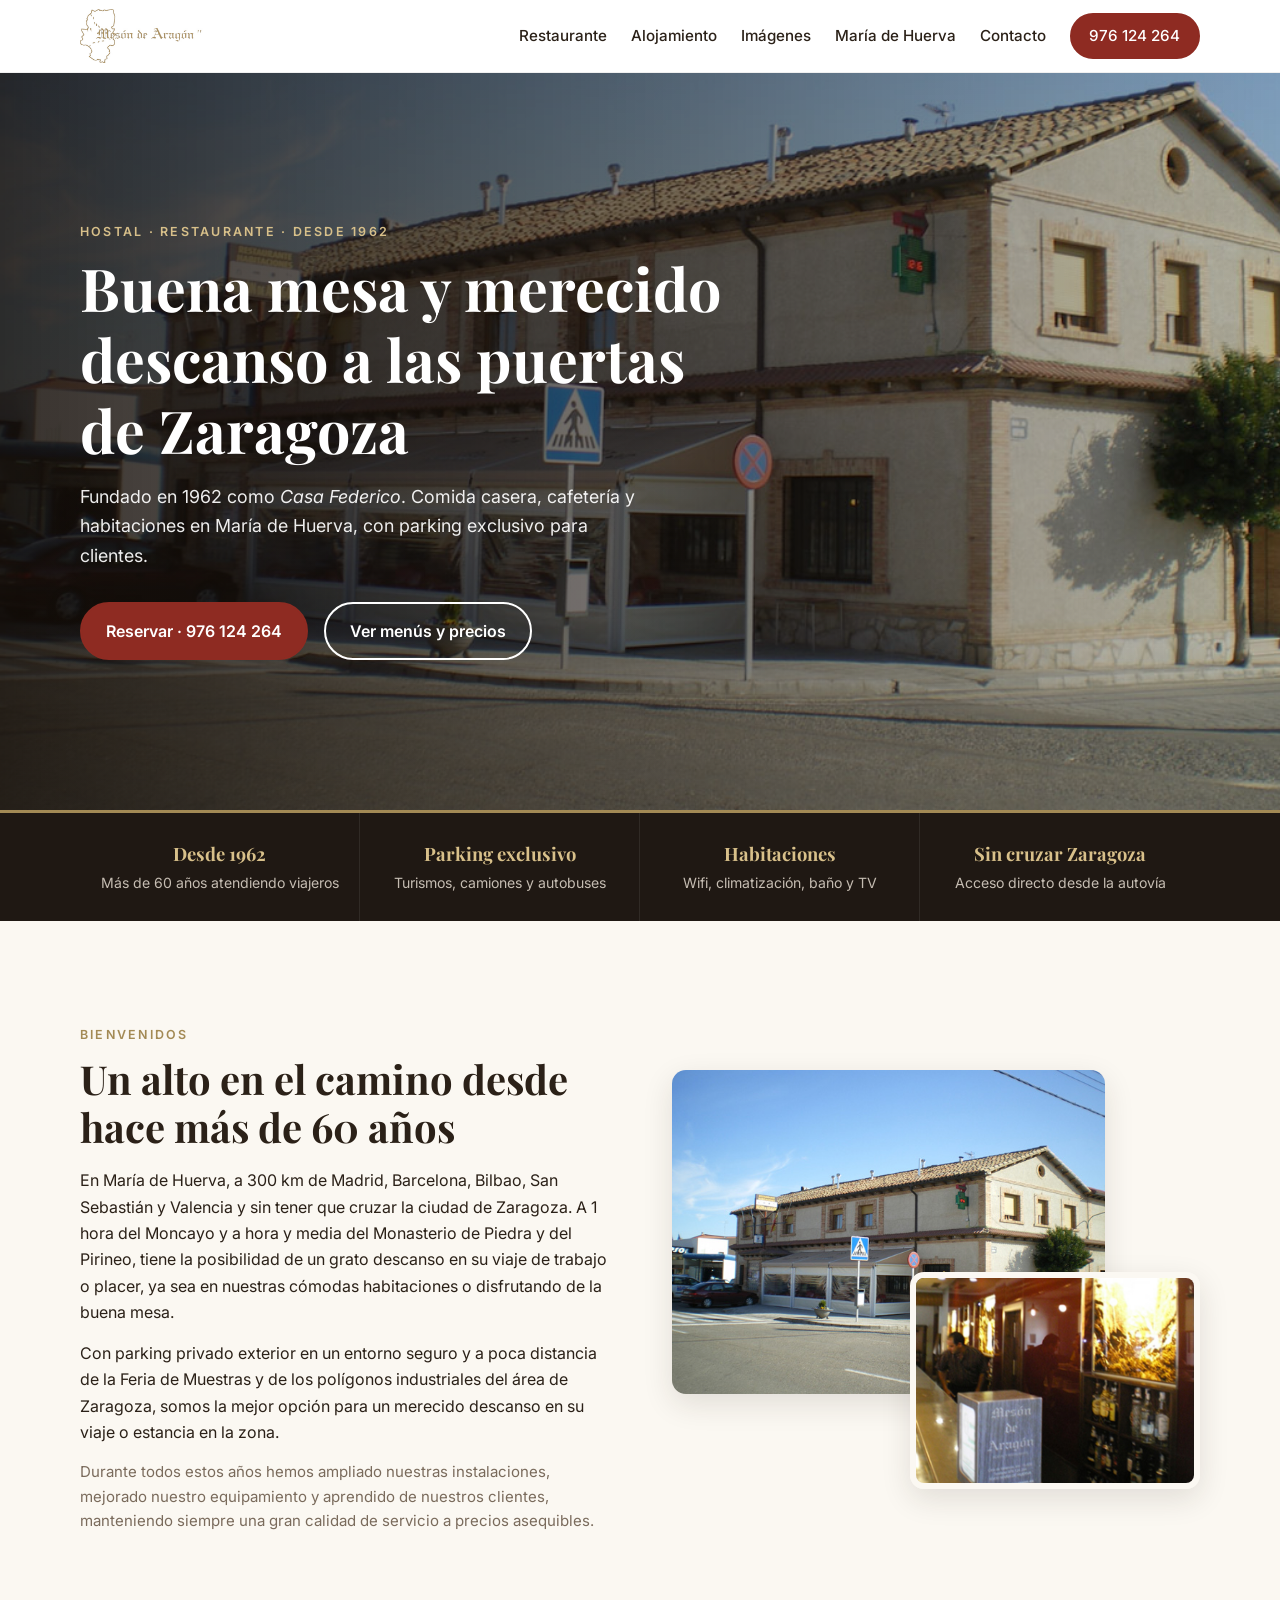
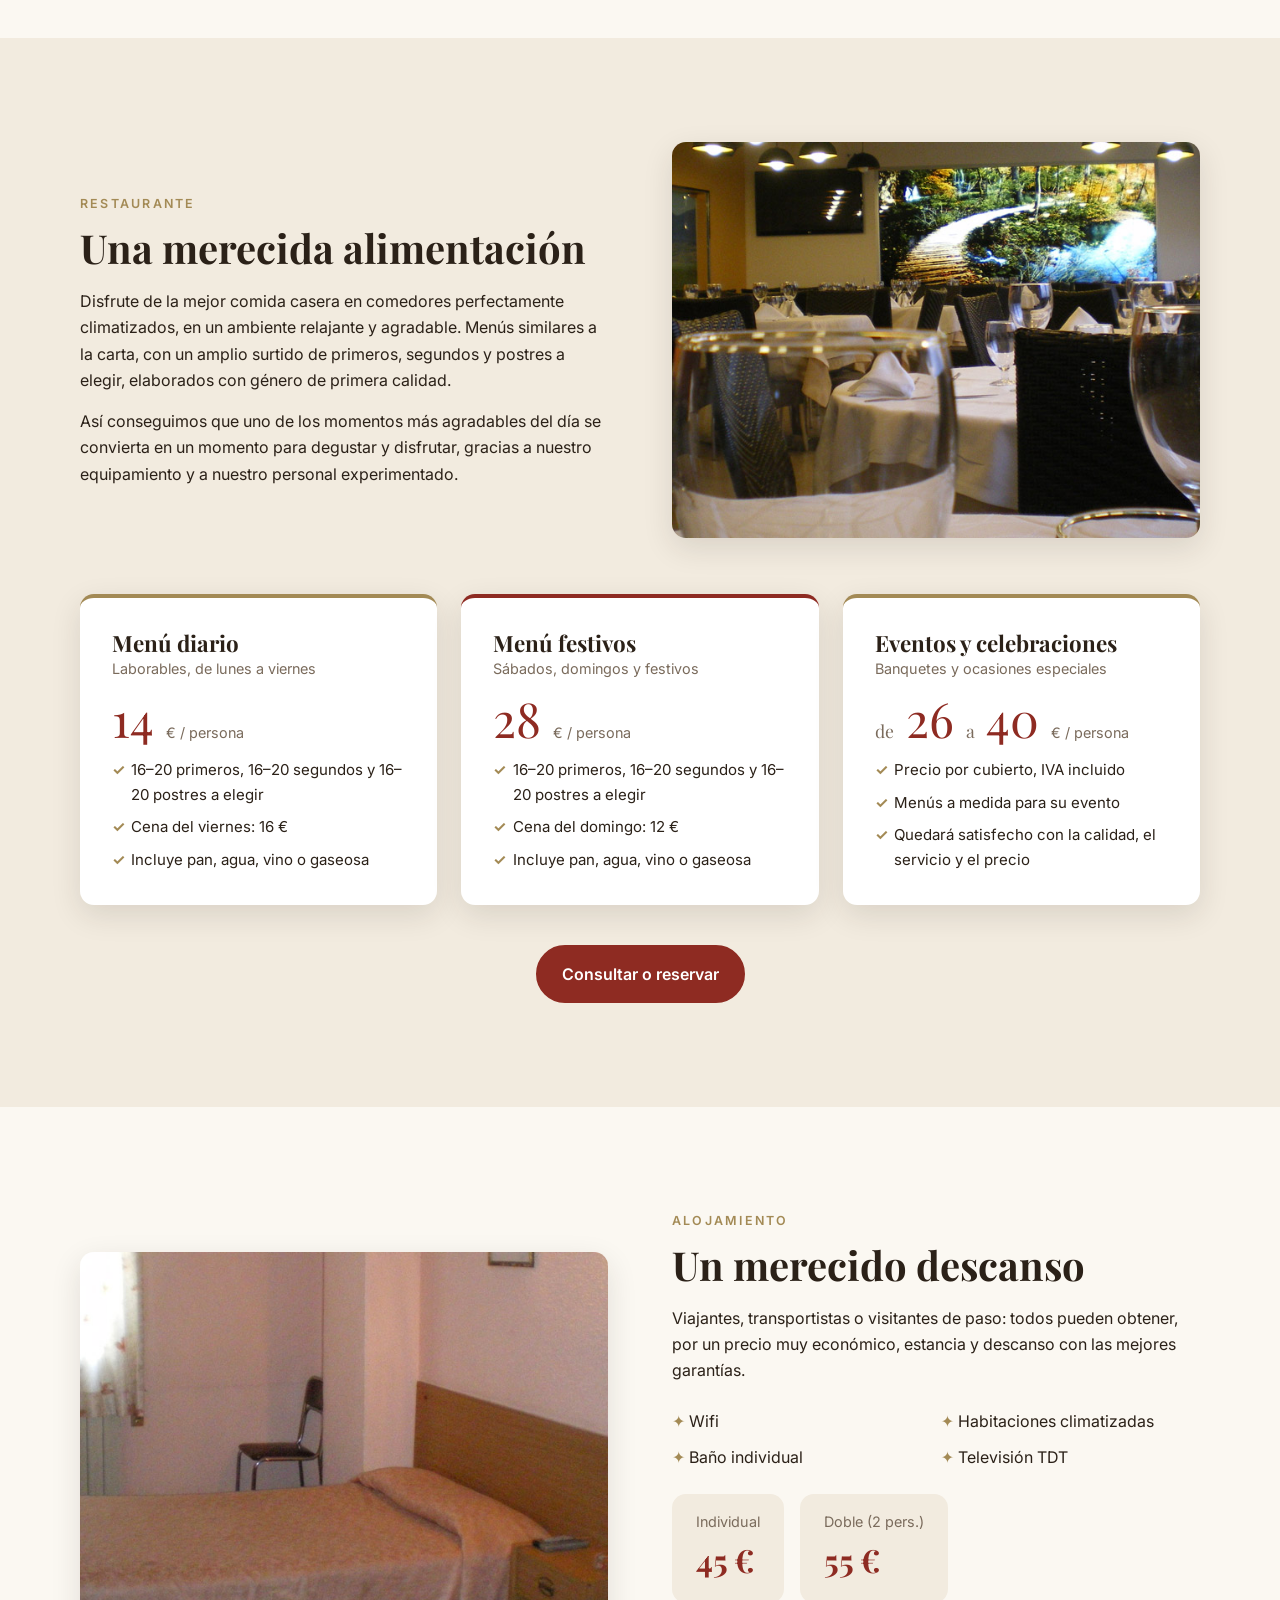
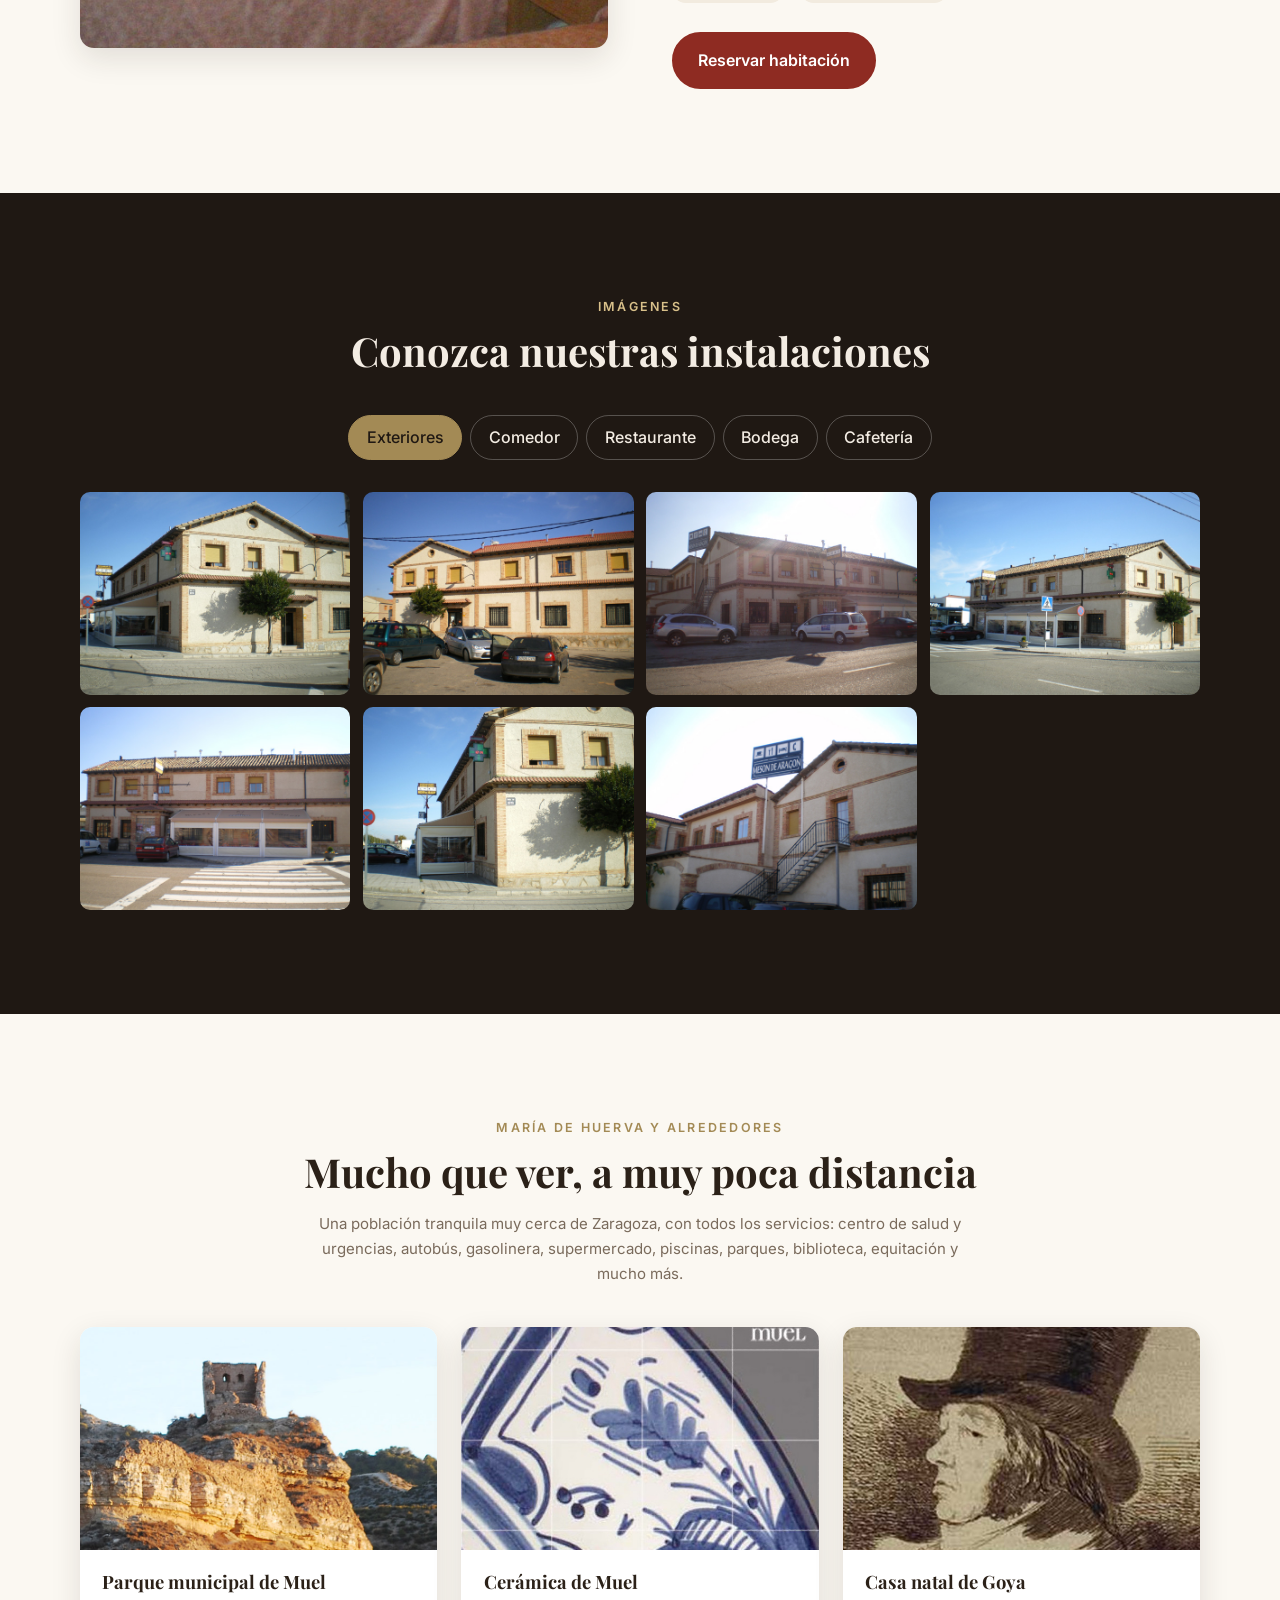
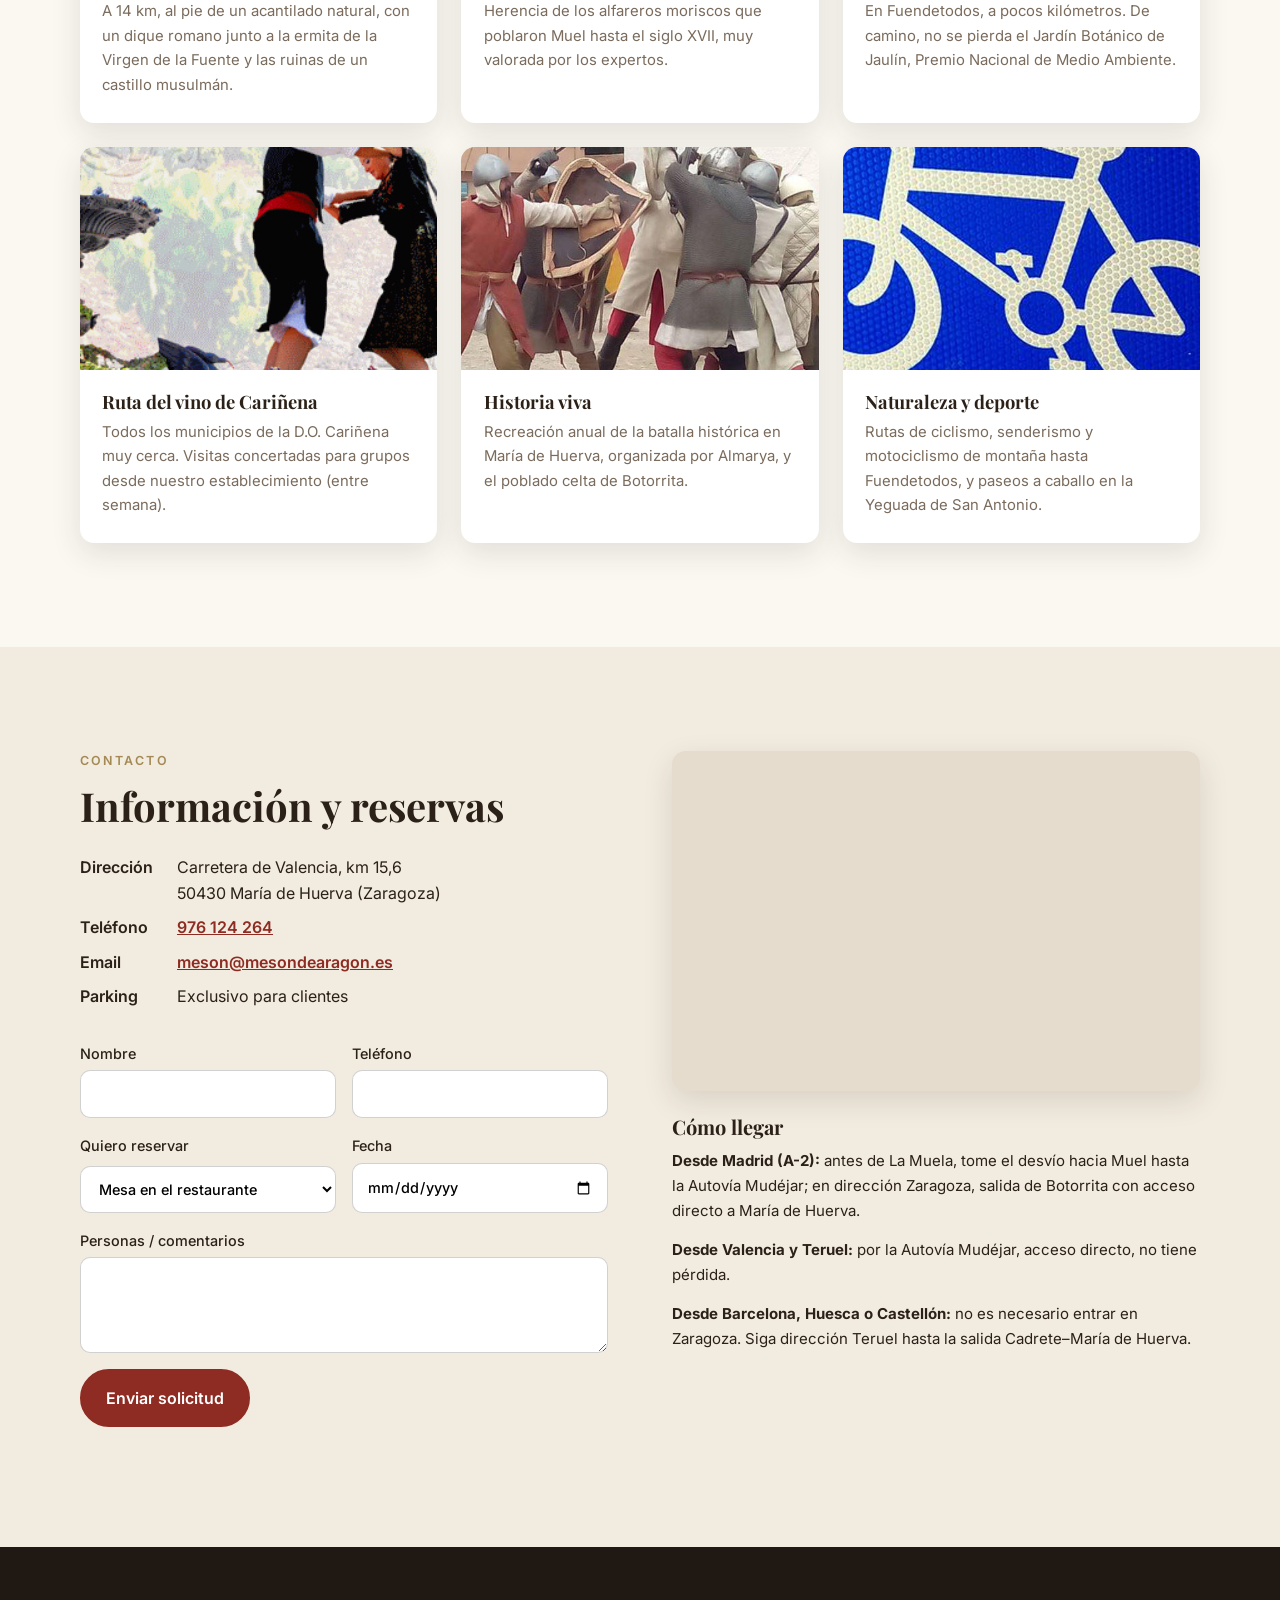
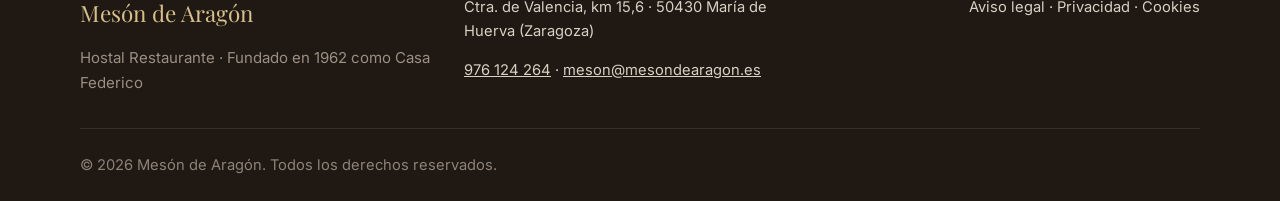
<file: index.html>
<!doctype html>
<html lang="es">
<head>
  <meta charset="utf-8">
  <meta name="viewport" content="width=device-width, initial-scale=1">
  <title>Mesón de Aragón · Hostal Restaurante en María de Huerva</title>
  <meta name="description" content="Hostal Restaurante Mesón de Aragón, fundado en 1962 como Casa Federico. Comida casera, menú diario, celebraciones y habitaciones en María de Huerva (Zaragoza). Parking exclusivo para clientes. Tel. 976 124 264.">
  <meta name="theme-color" content="#1f1813">
  <!-- Vista previa al compartir el enlace (WhatsApp, Facebook...) -->
  <meta property="og:type" content="website">
  <meta property="og:locale" content="es_ES">
  <meta property="og:title" content="Mesón de Aragón · Hostal Restaurante en María de Huerva">
  <meta property="og:description" content="Comida casera, menú diario, celebraciones y habitaciones desde 1962. Parking exclusivo para clientes. Tel. 976 124 264.">
  <meta property="og:image" content="https://tomytpo.github.io/meson-de-aragon/img/slide-01.jpg">
  <meta property="og:url" content="https://tomytpo.github.io/meson-de-aragon/">
  <meta name="twitter:card" content="summary_large_image">
  <link rel="icon" href="img/logo.jpg">
  <link rel="apple-touch-icon" href="img/logo.jpg">
  <link rel="preconnect" href="https://fonts.googleapis.com">
  <link rel="preconnect" href="https://fonts.gstatic.com" crossorigin>
  <link href="https://fonts.googleapis.com/css2?family=Playfair+Display:wght@500;700&family=Inter:wght@400;500;600&display=swap" rel="stylesheet">
  <link rel="stylesheet" href="css/styles.css">
  <script type="application/ld+json">
  {
    "@context": "https://schema.org",
    "@type": ["Restaurant", "LodgingBusiness"],
    "name": "Mesón de Aragón",
    "alternateName": "Casa Federico",
    "foundingDate": "1962",
    "servesCuisine": "Comida casera",
    "telephone": "+34 976 124 264",
    "email": "meson@mesondearagon.es",
    "priceRange": "€",
    "address": {
      "@type": "PostalAddress",
      "streetAddress": "Carretera de Valencia, km 15,6",
      "addressLocality": "María de Huerva",
      "postalCode": "50430",
      "addressRegion": "Zaragoza",
      "addressCountry": "ES"
    },
    "url": "https://www.mesondearagon.es/"
  }
  </script>
</head>
<body>

<header class="site-header" id="top">
  <div class="container nav">
    <a href="#top" class="brand"><img src="img/logo.jpg" alt="Mesón de Aragón" width="158" height="60"></a>
    <button class="nav-toggle" aria-label="Abrir menú" aria-expanded="false">
      <span></span><span></span><span></span>
    </button>
    <nav class="nav-links">
      <a href="#restaurante">Restaurante</a>
      <a href="#alojamiento">Alojamiento</a>
      <a href="#imagenes">Imágenes</a>
      <a href="#maria-de-huerva">María de Huerva</a>
      <a href="#contacto">Contacto</a>
      <a href="tel:+34976124264" class="btn btn-small">976 124 264</a>
    </nav>
  </div>
</header>

<main>
  <!-- HERO -->
  <section class="hero">
    <div class="hero-slides" aria-hidden="true">
      <div class="hero-slide active" style="background-image:url('img/slide-01.jpg')"></div>
      <div class="hero-slide" style="background-image:url('img/slide-02.jpg')"></div>
      <div class="hero-slide" style="background-image:url('img/slide-03.jpg')"></div>
    </div>
    <div class="hero-overlay"></div>
    <div class="container hero-content">
      <p class="eyebrow">Hostal · Restaurante · Desde 1962</p>
      <h1>Buena mesa y merecido descanso a las puertas de Zaragoza</h1>
      <p class="lead">Fundado en 1962 como <em>Casa Federico</em>. Comida casera, cafetería y habitaciones en María de Huerva, con parking exclusivo para clientes.</p>
      <div class="hero-actions">
        <a href="tel:+34976124264" class="btn">Reservar · 976 124 264</a>
        <a href="#restaurante" class="btn btn-ghost">Ver menús y precios</a>
      </div>
    </div>
  </section>

  <!-- HIGHLIGHTS -->
  <section class="highlights">
    <div class="container highlights-grid">
      <div><strong>Desde 1962</strong><span>Más de 60 años atendiendo viajeros</span></div>
      <div><strong>Parking exclusivo</strong><span>Turismos, camiones y autobuses</span></div>
      <div><strong>Habitaciones</strong><span>Wifi, climatización, baño y TV</span></div>
      <div><strong>Sin cruzar Zaragoza</strong><span>Acceso directo desde la autovía</span></div>
    </div>
  </section>

  <!-- BIENVENIDOS -->
  <section class="section" id="bienvenidos">
    <div class="container split">
      <div>
        <p class="eyebrow">Bienvenidos</p>
        <h2>Un alto en el camino desde hace más de 60 años</h2>
        <p>En María de Huerva, a 300 km de Madrid, Barcelona, Bilbao, San Sebastián y Valencia y sin tener que cruzar la ciudad de Zaragoza. A 1 hora del Moncayo y a hora y media del Monasterio de Piedra y del Pirineo, tiene la posibilidad de un grato descanso en su viaje de trabajo o placer, ya sea en nuestras cómodas habitaciones o disfrutando de la buena mesa.</p>
        <p>Con parking privado exterior en un entorno seguro y a poca distancia de la Feria de Muestras y de los polígonos industriales del área de Zaragoza, somos la mejor opción para un merecido descanso en su viaje o estancia en la zona.</p>
        <p class="muted">Durante todos estos años hemos ampliado nuestras instalaciones, mejorado nuestro equipamiento y aprendido de nuestros clientes, manteniendo siempre una gran calidad de servicio a precios asequibles.</p>
      </div>
      <div class="photo-stack">
        <img src="img/exterior-04.jpg" alt="Fachada del Mesón de Aragón" loading="lazy">
        <img src="img/destacada-cafeteria.jpg" alt="Barra de la cafetería" loading="lazy">
      </div>
    </div>
  </section>

  <!-- RESTAURANTE -->
  <section class="section section-alt" id="restaurante">
    <div class="container">
      <div class="split">
        <div>
          <p class="eyebrow">Restaurante</p>
          <h2>Una merecida alimentación</h2>
          <p>Disfrute de la mejor comida casera en comedores perfectamente climatizados, en un ambiente relajante y agradable. Menús similares a la carta, con un amplio surtido de primeros, segundos y postres a elegir, elaborados con género de primera calidad.</p>
          <p>Así conseguimos que uno de los momentos más agradables del día se convierta en un momento para degustar y disfrutar, gracias a nuestro equipamiento y a nuestro personal experimentado.</p>
        </div>
        <img class="photo" src="img/encabezado-restaurante.jpg" alt="Comedor del restaurante" loading="lazy">
      </div>

      <div class="prices">
        <article class="price-card">
          <h3>Menú diario</h3>
          <p class="when">Laborables, de lunes a viernes</p>
          <p class="amount">14 <span>€ / persona</span></p>
          <ul>
            <li>16–20 primeros, 16–20 segundos y 16–20 postres a elegir</li>
            <li>Cena del viernes: 16 €</li>
            <li>Incluye pan, agua, vino o gaseosa</li>
          </ul>
        </article>
        <article class="price-card featured">
          <h3>Menú festivos</h3>
          <p class="when">Sábados, domingos y festivos</p>
          <p class="amount">28 <span>€ / persona</span></p>
          <ul>
            <li>16–20 primeros, 16–20 segundos y 16–20 postres a elegir</li>
            <li>Cena del domingo: 12 €</li>
            <li>Incluye pan, agua, vino o gaseosa</li>
          </ul>
        </article>
        <article class="price-card">
          <h3>Eventos y celebraciones</h3>
          <p class="when">Banquetes y ocasiones especiales</p>
          <p class="amount"><small>de</small> 26 <small>a</small> 40 <span>€ / persona</span></p>
          <ul>
            <li>Precio por cubierto, IVA incluido</li>
            <li>Menús a medida para su evento</li>
            <li>Quedará satisfecho con la calidad, el servicio y el precio</li>
          </ul>
        </article>
      </div>
      <div class="center"><a href="#contacto" class="btn">Consultar o reservar</a></div>
    </div>
  </section>

  <!-- ALOJAMIENTO -->
  <section class="section" id="alojamiento">
    <div class="container split reverse">
      <img class="photo" src="img/encabezado-habitaciones.jpg" alt="Habitación doble" loading="lazy">
      <div>
        <p class="eyebrow">Alojamiento</p>
        <h2>Un merecido descanso</h2>
        <p>Viajantes, transportistas o visitantes de paso: todos pueden obtener, por un precio muy económico, estancia y descanso con las mejores garantías.</p>
        <ul class="features">
          <li>Wifi</li>
          <li>Habitaciones climatizadas</li>
          <li>Baño individual</li>
          <li>Televisión TDT</li>
        </ul>
        <div class="room-prices">
          <div><span>Individual</span><strong>45 €</strong></div>
          <div><span>Doble (2 pers.)</span><strong>55 €</strong></div>
        </div>
        <a href="tel:+34976124264" class="btn">Reservar habitación</a>
      </div>
    </div>
  </section>

  <!-- IMAGENES -->
  <section class="section section-dark" id="imagenes">
    <div class="container">
      <div class="section-head">
        <p class="eyebrow">Imágenes</p>
        <h2>Conozca nuestras instalaciones</h2>
      </div>
      <div class="gallery-tabs" role="tablist"></div>
      <div class="gallery" id="gallery"></div>
    </div>
  </section>

  <!-- MARIA DE HUERVA -->
  <section class="section" id="maria-de-huerva">
    <div class="container">
      <div class="section-head">
        <p class="eyebrow">María de Huerva y alrededores</p>
        <h2>Mucho que ver, a muy poca distancia</h2>
        <p class="muted">Una población tranquila muy cerca de Zaragoza, con todos los servicios: centro de salud y urgencias, autobús, gasolinera, supermercado, piscinas, parques, biblioteca, equitación y mucho más.</p>
      </div>
      <div class="places">
        <article class="place">
          <img src="img/encabezado-maria-de-huerva.jpg" alt="Castillo sobre el acantilado de Muel" loading="lazy">
          <div><h3>Parque municipal de Muel</h3><p>A 14 km, al pie de un acantilado natural, con un dique romano junto a la ermita de la Virgen de la Fuente y las ruinas de un castillo musulmán.</p></div>
        </article>
        <article class="place">
          <img src="img/ceramica.jpg" alt="Cerámica de Muel" loading="lazy">
          <div><h3>Cerámica de Muel</h3><p>Herencia de los alfareros moriscos que poblaron Muel hasta el siglo XVII, muy valorada por los expertos.</p></div>
        </article>
        <article class="place">
          <img src="img/goya.jpg" alt="Francisco de Goya" loading="lazy">
          <div><h3>Casa natal de Goya</h3><p>En Fuendetodos, a pocos kilómetros. De camino, no se pierda el Jardín Botánico de Jaulín, Premio Nacional de Medio Ambiente.</p></div>
        </article>
        <article class="place">
          <img src="img/carinena.jpg" alt="Vinos de Cariñena" loading="lazy">
          <div><h3>Ruta del vino de Cariñena</h3><p>Todos los municipios de la D.O. Cariñena muy cerca. Visitas concertadas para grupos desde nuestro establecimiento (entre semana).</p></div>
        </article>
        <article class="place">
          <img src="img/medieval.jpg" alt="Recreación histórica" loading="lazy">
          <div><h3>Historia viva</h3><p>Recreación anual de la batalla histórica en María de Huerva, organizada por Almarya, y el poblado celta de Botorrita.</p></div>
        </article>
        <article class="place">
          <img src="img/ciclismo.jpg" alt="Ciclismo de montaña" loading="lazy">
          <div><h3>Naturaleza y deporte</h3><p>Rutas de ciclismo, senderismo y motociclismo de montaña hasta Fuendetodos, y paseos a caballo en la Yeguada de San Antonio.</p></div>
        </article>
      </div>
    </div>
  </section>

  <!-- CONTACTO -->
  <section class="section section-alt" id="contacto">
    <div class="container split top">
      <div>
        <p class="eyebrow">Contacto</p>
        <h2>Información y reservas</h2>
        <dl class="info">
          <dt>Dirección</dt>
          <dd>Carretera de Valencia, km 15,6<br>50430 María de Huerva (Zaragoza)</dd>
          <dt>Teléfono</dt>
          <dd><a href="tel:+34976124264">976 124 264</a></dd>
          <dt>Email</dt>
          <dd><a href="mailto:meson@mesondearagon.es">meson@mesondearagon.es</a></dd>
          <dt>Parking</dt>
          <dd>Exclusivo para clientes</dd>
        </dl>

        <form class="form" id="reserva-form">
          <div class="form-row">
            <label>Nombre<input name="nombre" required></label>
            <label>Teléfono<input name="telefono" type="tel" required></label>
          </div>
          <div class="form-row">
            <label>Quiero reservar
              <select name="tipo">
                <option>Mesa en el restaurante</option>
                <option>Habitación</option>
                <option>Evento o celebración</option>
              </select>
            </label>
            <label>Fecha<input name="fecha" type="date" required></label>
          </div>
          <label>Personas / comentarios<textarea name="comentarios" rows="3"></textarea></label>
          <button class="btn" type="submit">Enviar solicitud</button>
          <p class="form-msg" aria-live="polite"></p>
        </form>
      </div>

      <div>
        <div class="map">
          <iframe title="Mapa Mesón de Aragón"
            src="https://www.google.com/maps?q=Mes%C3%B3n+de+Arag%C3%B3n,+Carretera+de+Valencia+km+15,6,+Mar%C3%ADa+de+Huerva&output=embed"
            loading="lazy" referrerpolicy="no-referrer-when-downgrade"></iframe>
        </div>
        <div class="directions">
          <h3>Cómo llegar</h3>
          <p><strong>Desde Madrid (A-2):</strong> antes de La Muela, tome el desvío hacia Muel hasta la Autovía Mudéjar; en dirección Zaragoza, salida de Botorrita con acceso directo a María de Huerva.</p>
          <p><strong>Desde Valencia y Teruel:</strong> por la Autovía Mudéjar, acceso directo, no tiene pérdida.</p>
          <p><strong>Desde Barcelona, Huesca o Castellón:</strong> no es necesario entrar en Zaragoza. Siga dirección Teruel hasta la salida Cadrete–María de Huerva.</p>
        </div>
      </div>
    </div>
  </section>
</main>

<footer class="site-footer">
  <div class="container footer-grid">
    <div>
      <p class="footer-brand">Mesón de Aragón</p>
      <p class="muted">Hostal Restaurante · Fundado en 1962 como Casa Federico</p>
    </div>
    <div>
      <p>Ctra. de Valencia, km 15,6 · 50430 María de Huerva (Zaragoza)</p>
      <p><a href="tel:+34976124264">976 124 264</a> · <a href="mailto:meson@mesondearagon.es">meson@mesondearagon.es</a></p>
    </div>
    <div class="legal">
      <a href="#">Aviso legal</a> · <a href="#">Privacidad</a> · <a href="#">Cookies</a>
    </div>
  </div>
  <p class="container copy">© <span id="year"></span> Mesón de Aragón. Todos los derechos reservados.</p>
</footer>

<div class="lightbox" id="lightbox" hidden>
  <button class="lb-close" aria-label="Cerrar">×</button>
  <button class="lb-prev" aria-label="Anterior">‹</button>
  <img alt="">
  <button class="lb-next" aria-label="Siguiente">›</button>
</div>

<script src="js/main.js"></script>
</body>
</html>
</file>
<file: css/styles.css>
:root {
  --bg: #fbf8f2;
  --bg-alt: #f2ebdf;
  --ink: #2b2118;
  --muted: #7a6b5c;
  --gold: #a38a55;        /* color del logo */
  --gold-light: #d8c08a;
  --accent: #8e2b22;      /* rojo teja */
  --accent-dark: #74221b;
  --dark: #1f1813;
  --radius: 14px;
  --shadow: 0 10px 30px rgba(43, 33, 24, .12);
  --serif: "Playfair Display", Georgia, serif;
  --sans: "Inter", system-ui, -apple-system, sans-serif;
}

* { box-sizing: border-box; margin: 0; padding: 0; }
html { scroll-behavior: smooth; scroll-padding-top: 76px; }
body { font-family: var(--sans); color: var(--ink); background: var(--bg); line-height: 1.65; }
img { max-width: 100%; display: block; }
a { color: inherit; }
h1, h2, h3 { font-family: var(--serif); line-height: 1.2; }
h2 { font-size: clamp(1.8rem, 4vw, 2.5rem); margin-bottom: 1rem; }
p + p { margin-top: .9rem; }

.container { width: min(1120px, 100% - 32px); margin-inline: auto; }
.eyebrow { text-transform: uppercase; letter-spacing: .18em; font-size: .78rem; font-weight: 600; color: var(--gold); margin-bottom: .6rem; }
.muted { color: var(--muted); font-size: .94rem; }
.center { text-align: center; margin-top: 2.5rem; }

/* Buttons */
.btn {
  display: inline-block; background: var(--accent); color: #fff; text-decoration: none;
  padding: .85rem 1.5rem; border-radius: 999px; border: 2px solid var(--accent);
  cursor: pointer; font: inherit; font-weight: 600; transition: transform .15s, background .2s;
}
.btn:hover { transform: translateY(-2px); background: var(--accent-dark); border-color: var(--accent-dark); }
.btn-ghost { background: transparent; border-color: #fff; }
.btn-ghost:hover { background: rgba(255,255,255,.15); border-color: #fff; }
.btn-small { padding: .5rem 1.1rem; font-size: .9rem; }

/* Header */
.site-header {
  position: fixed; inset: 0 0 auto; z-index: 50;
  background: #fff;
  border-bottom: 1px solid rgba(0,0,0,.06);
}
.nav { display: flex; align-items: center; justify-content: space-between; height: 72px; }
.brand img { height: 54px; width: auto; }
.nav-links { display: flex; gap: 1.5rem; align-items: center; }
.nav-links a { text-decoration: none; font-weight: 500; font-size: .95rem; }
.nav-links a:not(.btn):hover { color: var(--accent); }
.nav-toggle { display: none; background: none; border: 0; cursor: pointer; padding: 8px; }
.nav-toggle span { display: block; width: 24px; height: 2px; background: var(--ink); margin: 5px 0; }

/* Hero */
.hero { position: relative; min-height: 90vh; display: grid; align-items: center; color: #fff; overflow: hidden; background: var(--dark); }
.hero-slides, .hero-slide { position: absolute; inset: 0; }
.hero-slide { background-size: cover; background-position: center; opacity: 0; transition: opacity 1.5s ease; transform: scale(1.05); }
.hero-slide.active { opacity: 1; animation: kenburns 8s ease-out forwards; }
.hero-overlay { position: absolute; inset: 0; background: linear-gradient(90deg, rgba(20,13,8,.85) 0%, rgba(20,13,8,.55) 55%, rgba(20,13,8,.25) 100%); }
.hero-content { position: relative; padding-top: 72px; }
.hero-content > * { max-width: 680px; }
.hero .eyebrow { color: var(--gold-light); }
.hero h1 { font-size: clamp(2.1rem, 5.5vw, 3.7rem); margin-bottom: 1rem; }
.lead { font-size: 1.12rem; opacity: .92; max-width: 560px; }
.hero-actions { display: flex; flex-wrap: wrap; gap: 1rem; margin-top: 2rem; }
@keyframes kenburns { from { transform: scale(1.08); } to { transform: scale(1); } }

/* Highlights */
.highlights { background: var(--dark); color: #efe6da; border-top: 3px solid var(--gold); }
.highlights-grid { display: grid; grid-template-columns: repeat(4, 1fr); }
.highlights-grid div { padding: 1.6rem 1rem; text-align: center; border-right: 1px solid rgba(255,255,255,.08); }
.highlights-grid div:last-child { border-right: 0; }
.highlights strong { display: block; font-family: var(--serif); font-size: 1.15rem; color: var(--gold-light); }
.highlights span { font-size: .88rem; opacity: .8; }

/* Sections */
.section { padding: clamp(4rem, 9vw, 6.5rem) 0; }
.section-alt { background: var(--bg-alt); }
.section-dark { background: var(--dark); color: #f3ece3; }
.section-dark .eyebrow { color: var(--gold-light); }
.section-head { text-align: center; max-width: 680px; margin: 0 auto 2.5rem; }

.split { display: grid; grid-template-columns: 1fr 1fr; gap: clamp(2rem, 5vw, 4rem); align-items: center; }
.split.top { align-items: start; }
.photo { width: 100%; aspect-ratio: 4 / 3; object-fit: cover; border-radius: var(--radius); box-shadow: var(--shadow); }
.photo-stack { position: relative; padding-bottom: 18%; }
.photo-stack img { border-radius: var(--radius); box-shadow: var(--shadow); width: 82%; aspect-ratio: 4/3; object-fit: cover; }
.photo-stack img + img { position: absolute; right: 0; bottom: 0; width: 55%; border: 6px solid var(--bg); }

.features { list-style: none; display: grid; grid-template-columns: 1fr 1fr; gap: .6rem; margin: 1.5rem 0; }
.features li::before { content: "✦ "; color: var(--gold); }

/* Prices */
.prices { display: grid; grid-template-columns: repeat(3, 1fr); gap: 1.5rem; margin-top: 3.5rem; }
.price-card { background: #fff; border-radius: var(--radius); box-shadow: var(--shadow); padding: 2rem; border-top: 4px solid var(--gold); }
.price-card.featured { border-top-color: var(--accent); }
.price-card h3 { font-size: 1.4rem; }
.when { color: var(--muted); font-size: .9rem; }
.amount { font-family: var(--serif); font-size: 3rem; color: var(--accent); margin: .8rem 0 1rem; line-height: 1; }
.amount span { font-family: var(--sans); font-size: .9rem; color: var(--muted); }
.amount small { font-size: 1.1rem; color: var(--muted); }
.price-card ul { list-style: none; display: grid; gap: .5rem; font-size: .94rem; }
.price-card li { padding-left: 1.2rem; position: relative; }
.price-card li::before { content: "✓"; position: absolute; left: 0; color: var(--gold); font-weight: 700; }

.room-prices { display: flex; gap: 1rem; margin-bottom: 1.8rem; flex-wrap: wrap; }
.room-prices div { background: var(--bg-alt); border-radius: var(--radius); padding: 1rem 1.5rem; display: grid; }
.room-prices span { font-size: .9rem; color: var(--muted); }
.room-prices strong { font-family: var(--serif); font-size: 2rem; color: var(--accent); }

/* Gallery */
.gallery-tabs { display: flex; justify-content: center; flex-wrap: wrap; gap: .5rem; margin-bottom: 2rem; }
.tab {
  font: inherit; font-weight: 500; padding: .5rem 1.1rem; border-radius: 999px; color: inherit;
  border: 1px solid rgba(255,255,255,.25); background: transparent; cursor: pointer;
}
.tab.active { background: var(--gold); border-color: var(--gold); color: var(--dark); }
.gallery-title { text-align: center; font-family: var(--serif); font-size: 1.3rem; color: var(--gold-light); margin-bottom: 1.2rem; }
.gallery { display: grid; grid-template-columns: repeat(auto-fill, minmax(220px, 1fr)); gap: .8rem; }
.gallery button { border: 0; padding: 0; cursor: zoom-in; border-radius: 10px; overflow: hidden; background: #000; aspect-ratio: 4/3; }
.gallery img { width: 100%; height: 100%; object-fit: cover; transition: transform .4s, opacity .3s; }
.gallery button:hover img { transform: scale(1.06); opacity: .85; }

.lightbox { position: fixed; inset: 0; z-index: 100; background: rgba(10,7,5,.94); display: grid; place-items: center; }
.lightbox[hidden] { display: none; }
.lightbox img { max-width: 92vw; max-height: 86vh; border-radius: 8px; }
.lightbox button { position: absolute; background: none; border: 0; color: #fff; font-size: 2.6rem; cursor: pointer; padding: 1rem; line-height: 1; }
.lb-close { top: .5rem; right: .8rem; }
.lb-prev { left: .5rem; top: 50%; transform: translateY(-50%); }
.lb-next { right: .5rem; top: 50%; transform: translateY(-50%); }

/* Places */
.places { display: grid; grid-template-columns: repeat(3, 1fr); gap: 1.5rem; }
.place { background: #fff; border-radius: var(--radius); overflow: hidden; box-shadow: var(--shadow); }
.place img { width: 100%; aspect-ratio: 16/10; object-fit: cover; }
.place div { padding: 1.3rem 1.4rem 1.6rem; }
.place h3 { font-size: 1.15rem; margin-bottom: .4rem; }
.place p { font-size: .93rem; color: var(--muted); }

/* Contact */
.info { display: grid; grid-template-columns: auto 1fr; gap: .5rem 1.5rem; margin: 1.5rem 0 2rem; }
.info dt { font-weight: 600; }
.info a { color: var(--accent); font-weight: 600; }
.form { display: grid; gap: 1rem; }
.form-row { display: grid; grid-template-columns: 1fr 1fr; gap: 1rem; }
.form label { display: grid; gap: .3rem; font-size: .9rem; font-weight: 500; }
.form input, .form textarea, .form select {
  font: inherit; padding: .7rem .9rem; border-radius: 10px; border: 1px solid rgba(0,0,0,.18); background: #fff; width: 100%;
}
.form input:focus, .form textarea:focus, .form select:focus { outline: 2px solid var(--accent); border-color: transparent; }
.form .btn { justify-self: start; }
.form-msg { color: var(--accent); font-weight: 500; }
.map { border-radius: var(--radius); overflow: hidden; box-shadow: var(--shadow); background: #e6dccd; }
.map iframe { width: 100%; height: 340px; border: 0; display: block; }
.directions { margin-top: 1.5rem; font-size: .94rem; }
.directions h3 { font-size: 1.25rem; margin-bottom: .6rem; }

/* Footer */
.site-footer { background: var(--dark); color: #d9cfc3; padding: 3rem 0 1.5rem; font-size: .92rem; }
.footer-brand { font-family: var(--serif); font-size: 1.4rem; color: var(--gold-light); }
.site-footer .muted { color: #9c8f82; }
.footer-grid { display: grid; grid-template-columns: repeat(3, 1fr); gap: 2rem; align-items: start; }
.legal { text-align: right; }
.legal a { text-decoration: none; }
.copy { margin-top: 2rem; padding-top: 1.5rem; border-top: 1px solid rgba(255,255,255,.1); color: #8e8277; }

/* Reveal */
.reveal { opacity: 0; transform: translateY(24px); transition: opacity .7s, transform .7s; }
.reveal.visible { opacity: 1; transform: none; }

/* Responsive */
@media (max-width: 900px) {
  .nav-toggle { display: block; }
  .nav-links {
    position: absolute; top: 72px; left: 0; right: 0; flex-direction: column; gap: 0;
    background: #fff; border-bottom: 1px solid rgba(0,0,0,.08);
    max-height: 0; overflow: hidden; transition: max-height .3s;
  }
  .nav-links.open { max-height: 460px; }
  .nav-links a { padding: 1rem; width: 100%; text-align: center; }
  .nav-links .btn { width: auto; margin: .5rem 0 1rem; }
  .split, .prices, .places, .footer-grid { grid-template-columns: 1fr; }
  .split.reverse > :first-child { order: 1; }
  .highlights-grid { grid-template-columns: 1fr 1fr; }
  .highlights-grid div:nth-child(2) { border-right: 0; }
  .highlights-grid div:nth-child(-n+2) { border-bottom: 1px solid rgba(255,255,255,.08); }
  .legal { text-align: left; }
}
@media (min-width: 600px) and (max-width: 900px) {
  .prices, .places { grid-template-columns: 1fr 1fr; }
}
@media (max-width: 520px) {
  .form-row, .features { grid-template-columns: 1fr; }
  .gallery { grid-template-columns: 1fr 1fr; gap: .5rem; }
}
@media (prefers-reduced-motion: reduce) {
  html { scroll-behavior: auto; }
  .reveal { opacity: 1; transform: none; transition: none; }
  .hero-slide.active { animation: none; }
}
</file>
